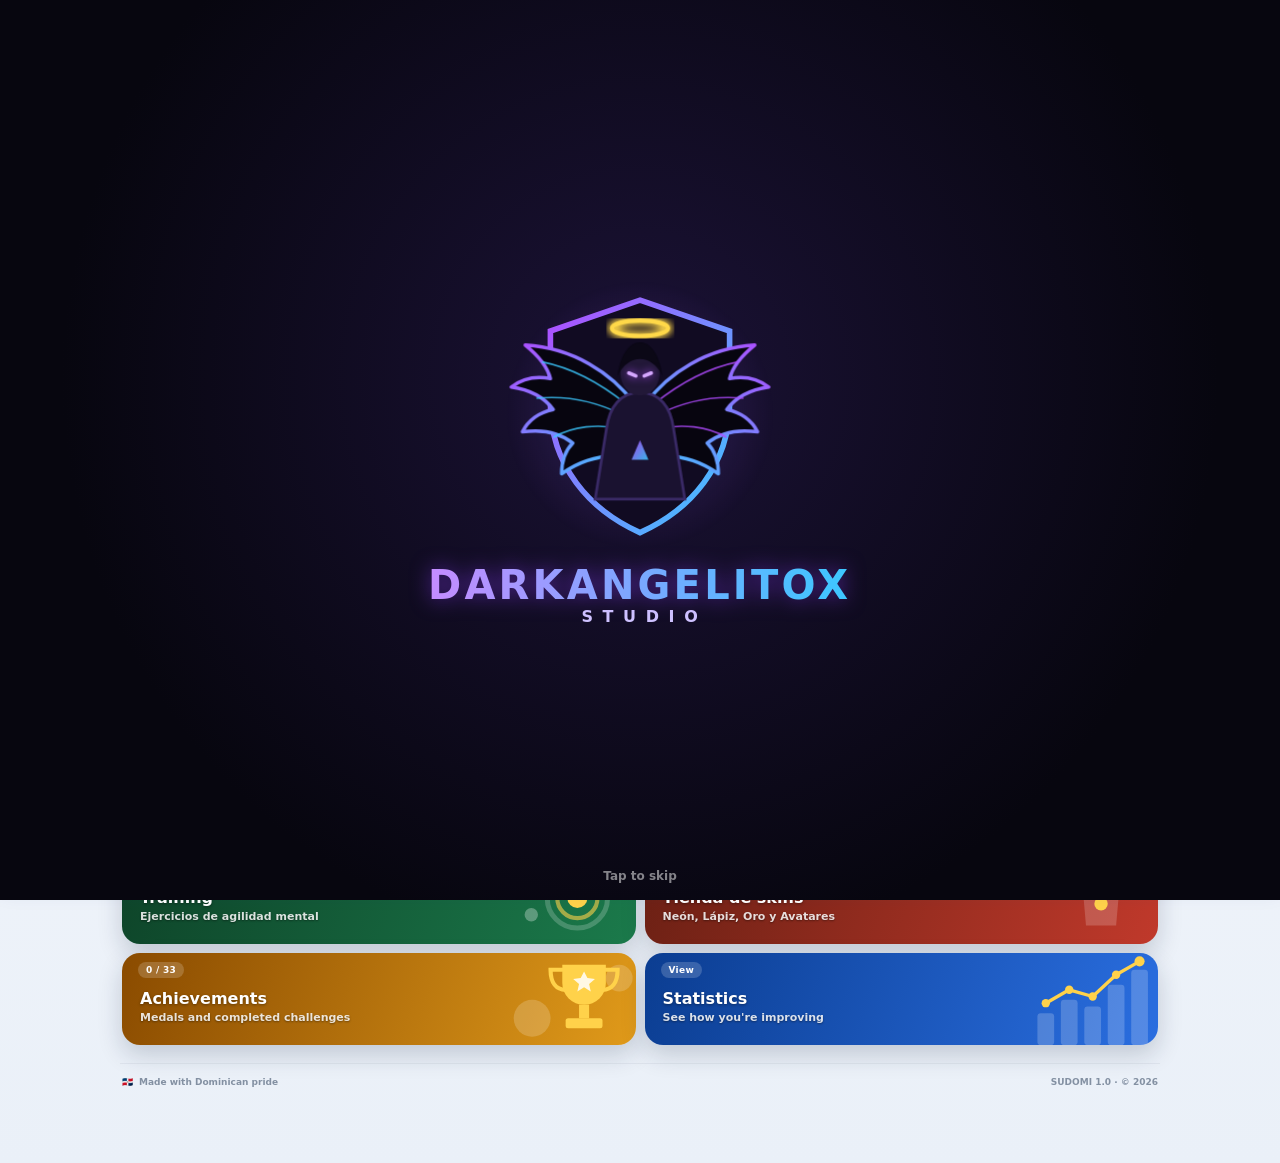
<file: index.html>
<!doctype html>
<html lang="es">
<head>
<meta charset="utf-8">
<meta http-equiv="Content-Security-Policy" content="default-src 'self'; script-src 'self' 'unsafe-inline' https://cdnjs.cloudflare.com https://cdn.jsdelivr.net https://unpkg.com; style-src 'self' 'unsafe-inline'; img-src 'self' data: blob:; media-src 'self' data: blob:; font-src 'self' data:; connect-src 'self' https: wss: ws://localhost:* ws://127.0.0.1:*; worker-src 'self'; manifest-src 'self'; object-src 'none'; base-uri 'self'; form-action 'self'">
<meta name="viewport" content="width=device-width,initial-scale=1,viewport-fit=cover">
<meta name="theme-color" content="#0b3d91">
<meta name="apple-mobile-web-app-capable" content="yes">
<meta name="apple-mobile-web-app-status-bar-style" content="black-translucent">
<meta name="mobile-web-app-capable" content="yes">
<meta name="apple-mobile-web-app-title" content="SUDOMI 1.0">
<link rel="manifest" href="manifest.webmanifest">
<link rel="apple-touch-icon" href="icons/apple-touch-icon.png">
<link rel="icon" type="image/png" sizes="32x32" href="icons/favicon-32.png">
<title>SUDOMI 1.0 — Sudoku con Sabor Dominicano</title>
<link rel="stylesheet" href="css/main.css">
<script>window.SUDOMI_CONFIG={contactEmail:'sudomi.soporte@outlook.com'};   // correo de soporte (Privacidad y Términos, js/settings.js)</script>
<script src="js/i18n.js"></script>
<script src="js/lang-v2.js"></script>
<script src="js/lang-v3.js"></script>
<script src="js/avatar-art.js"></script>
<script src="js/theme.js"></script>
<script src="js/customize.js"></script>
<script src="js/skins.js"></script>
<script src="js/no-zoom.js"></script>
</head>
<body>
<script src="js/splash.js"></script>
<section id="homeScreen" class="home-screen" aria-labelledby="homeTitle">
  <div class="home-layout">
    <header class="home-topbar">
      <div class="home-topbar-left">
        <div class="home-more-wrap">
          <button id="homeMenuBtn" class="home-menu-trigger" aria-expanded="false" aria-controls="homeDropdown"><span>☰</span><span>Menú</span><span class="menu-caret">⌄</span></button>
          <nav id="homeDropdown" class="home-dropdown hidden" aria-label="Más opciones">
            <p class="dropdown-heading">SUDOMI</p>
            <button id="openTraining" class="dropdown-option" type="button"><span>🧠</span><strong>Entrenamiento</strong><small>Ejercicios</small></button>
            <button id="openTeacher" class="dropdown-option" type="button"><span>👨‍🏫</span><strong>Modo Profesor</strong><small>Paso a paso</small></button>
            <button id="openAchievements" class="dropdown-option" type="button"><span>🏆</span><strong>Logros</strong><small>Medallas</small></button>
            <button id="openProfileScreen" class="dropdown-option" type="button"><span>👤</span><strong>Perfil</strong><small>Tu perfil</small></button>
            <button id="openCustomize" class="dropdown-option" type="button"><span>🎨</span><strong>Personalizar</strong><small>Tema y color</small></button>
            <button id="openShopMenu" class="dropdown-option" type="button"><span>🛒</span><strong>Tienda</strong><small>Skins y avatares</small></button>
            <button id="openSettings" class="dropdown-option" type="button"><span>⚙️</span><strong>Configuración</strong><small>Ajustes</small></button>
          </nav>
        </div>
        <a class="home-logo" href="#inicio" aria-label="SUDOMI, inicio">
          <span class="logo-sudoku" aria-hidden="true"><i>1</i><i></i><i>3</i><i></i><i></i><i>4</i><i></i><i>2</i><i>2</i><i></i><i>4</i><i></i><i></i><i>3</i><i></i><i>1</i></span>
          <span class="logo-word"><strong>SUDOMI<em class="v2-chip">1.0</em></strong><small>Hecho con lógica. Jugado con amor.</small></span>
        </a>
      </div>
      <span class="dom-chip"><span>🇩🇴</span> Orgullo dominicano</span>
    </header>
    <main class="home-main">
      <section class="welcome-hero">
        <div class="hero-copy">
          <p class="home-kicker"><span></span> SUDOKU CON SABOR DOMINICANO</p>
          <h1 id="homeTitle">Tu próximo reto<br><em>empieza aquí.</em></h1>
          <p class="hero-description">Respira, enfócate y disfruta cada número. Tu espacio para jugar Sudoku, a tu ritmo.</p>
          <div class="hero-actions">
            <button id="playBtn" class="play-button"><span class="play-icon">▶</span><span><strong>Jugar</strong><small>Elige tu dificultad</small></span><span class="play-chevron">›</span></button>
            <button id="homeMulti" class="multi-button" type="button"><span class="mb-icon">🏁</span><span><strong>Carrera</strong><small>Contra los bots</small></span></button>

          </div>
        </div>
        <div class="hero-art" aria-hidden="true">
          <div class="art-glow"></div>
          <div class="hero-sudoku"><span>5</span><span></span><span>2</span><span></span><span></span><span>1</span><span></span><span>4</span><span>3</span><span></span><span>4</span><span></span><span></span><span>2</span><span></span><span>1</span></div>
          <span class="floating-number n-one">7</span><span class="floating-number n-two">9</span><span class="floating-star">✦</span>
        </div>
        <div class="hero-stripe"></div>
      </section>

      <section class="explore-section games-section">
        <div class="section-heading"><div><p class="section-eyebrow">MODOS Y PRÁCTICA</p><h2>Entrena tu mente</h2></div></div>
        <nav class="home-menu soon-row" aria-label="Modos de Sudomi">
          <button id="homeDaily" class="home-option home-daily art art-daily" type="button"><span class="option-copy"><strong>Sudoku del día</strong><small>Un nuevo reto cada día</small></span><span class="dev-badge">Hoy</span></button>
          <button id="homeTeacher" class="home-option art art-teacher" type="button"><span class="option-copy"><strong>Modo Profesor</strong><small>Aprende técnicas paso a paso</small></span><span class="dev-badge">Paso a paso</span></button>
          <button id="homeTraining" class="home-option art art-train" type="button"><span class="option-copy"><strong>Entrenamiento</strong><small>Ejercicios de agilidad mental</small></span><span class="dev-badge">Práctica</span></button>
          <button id="homeShop" class="home-option art art-shop" type="button"><span class="option-copy"><strong>Tienda de skins</strong><small>Neón, Lápiz, Oro y Avatares</small></span><span class="dev-badge">Estilos</span></button>
          <button id="homeAch" class="home-option art art-ach" type="button"><span class="option-copy"><strong>Logros</strong><small>Medallas y retos cumplidos</small></span><span class="dev-badge">Ver</span></button>
          <button id="homeStats" class="home-option art art-stats" type="button"><span class="option-copy"><strong>Estadísticas</strong><small>Mira cómo vas mejorando</small></span><span class="dev-badge">Ver</span></button>
        </nav>
      </section>
    </main>
    <footer class="home-footer">
      <span>🇩🇴 <span>Hecho con orgullo dominicano</span></span>
      <span id="footerVersion" style="cursor:pointer;" title="SUDOMI 1.0">SUDOMI 1.0 · © 2026</span>
    </footer>
  </div>
</section>

<div id="gameScreen" class="game-screen hidden">
<div id="app">
<header class="topbar">
  <button id="homeBtn" class="game-brand" title="Volver al inicio" aria-label="Volver al inicio"><span class="logo-sudoku" aria-hidden="true"><i>1</i><i></i><i>3</i><i></i><i></i><i>4</i><i></i><i>2</i><i>2</i><i></i><i>4</i><i></i><i></i><i>3</i><i></i><i>1</i></span><span class="game-brand-copy"><strong>SUDOMI</strong><small>Sudoku con sabor dominicano.</small></span></button>
  <div class="top-actions">
    <select id="difficulty" aria-label="Dificultad">
      <option value="easy">Fácil</option><option value="medium">Medio</option>
      <option value="hard">Difícil</option><option value="expert">Experto</option>
      <option value="master">Maestro</option><option value="extreme">Extremo</option>
    </select>
    <button class="icon-btn" id="pauseBtn" title="Pausar">⏸</button>
    <button class="icon-btn" id="undoBtn" title="Deshacer">↶</button>
    <button class="icon-btn" id="redoBtn" title="Rehacer">↷</button>
    <button class="icon-btn" id="newBtn" title="Nuevo Sudoku">↻</button>
  </div>
</header>
<main>
<section class="statsbar">
<div><small>TIEMPO</small><strong id="timer">00:00</strong></div>
<div><small>ERRORES</small><strong id="errors">0</strong></div>
<div><small>PISTAS</small><strong id="hints">0/1</strong></div>
<div><small>DIFICULTAD</small><strong id="difficultyLabel">Fácil</strong></div>
</section>
<section class="game-shell">
<div id="pauseOverlay" class="pause-overlay hidden"><div><div class="pause-title">PAUSA</div><button id="resumeBtn" class="primary">Continuar</button></div></div>
<div id="board" class="board" role="grid" aria-label="Sudoku"></div>
</section>
<div class="selection-info"><span id="selectedInfo">Selecciona una casilla</span><span id="remainingInfo">—</span></div>
<div id="keypad" class="keypad"></div>
<div class="mode-row"><button id="notesBtn" class="tool">✎ Notas</button><button id="autoNotesBtn" class="tool" type="button">✨ Auto</button><button id="eraseBtn" class="tool">⌫ Borrar</button><button id="hintBtn" class="tool">💡 Pista</button></div>
<details class="help"><summary>Controles rápidos</summary><p>Selecciona una casilla y luego un número. Activa Notas para guardar candidatos. Las notas se limpian automáticamente cuando un número correcto ocupa su fila, columna o bloque.</p></details>
</main></div>
</div>
<div id="modal" class="modal hidden"></div>

<!-- Engine Scripts in Strictly Valid Dependency Order -->
<script src="js/app.js"></script>
<script src="js/profile.js"></script>
<script src="js/smart-hints.js"></script>
<script src="js/screens.js"></script>
<script src="js/sound.js"></script>
<script src="js/score.js"></script>
<script src="js/xp.js"></script>
<script src="js/achievements.js"></script>
<script src="js/stats.js"></script>
<script src="js/coach.js"></script>
<script src="js/training.js"></script>
<script src="js/teacher.js"></script>
<script src="js/daily.js"></script>
<script src="js/profile-screen.js"></script>
<script src="js/settings.js"></script>
<script src="js/a11y.js"></script>
<script src="js/effects.js"></script>
<script src="js/tutorial.js"></script>
<script src="js/shop.js"></script>
<script src="js/icons.js"></script>
<script src="js/race.js"></script>
<script src="js/result.js"></script>
<script src="js/tabbar.js"></script>
<script src="js/pwa.js"></script>
<script src="js/install.js"></script>

<script>
// Click bindings for home screen cards
document.addEventListener('DOMContentLoaded', () => {
  const byId = id => document.getElementById(id);
  const click = (id, fn) => { const el = byId(id); if (el) el.onclick = fn; };
  click('homeTeacher', () => { if (window.SudomiTeacher) SudomiTeacher.open(); });
  click('openTeacher', () => { if (window.SudomiTeacher) SudomiTeacher.open(); });
  click('homeTraining', () => { if (window.SudomiTraining) SudomiTraining.open(); });
  click('openTraining', () => { if (window.SudomiTraining) SudomiTraining.open(); });
  click('homeShop', () => { if (window.SudomiShop) SudomiShop.open(); });
  click('openShopMenu', () => { if (window.SudomiShop) SudomiShop.open(); });
  click('openAchievements', () => { if (window.SudomiAch) SudomiAch.open(); });
  click('openProfileScreen', () => { if (window.SudomiProfileScreen) SudomiProfileScreen.open(); });
  click('openCustomize', () => { if (window.SudomiCustomize) SudomiCustomize.open(); });
  click('openSettings', () => { if (window.SudomiSettings) SudomiSettings.open(); });


  click('homeMulti', () => { if (window.SudomiRace) SudomiRace.open(); });
});
</script>
</body>
</html>
</file>
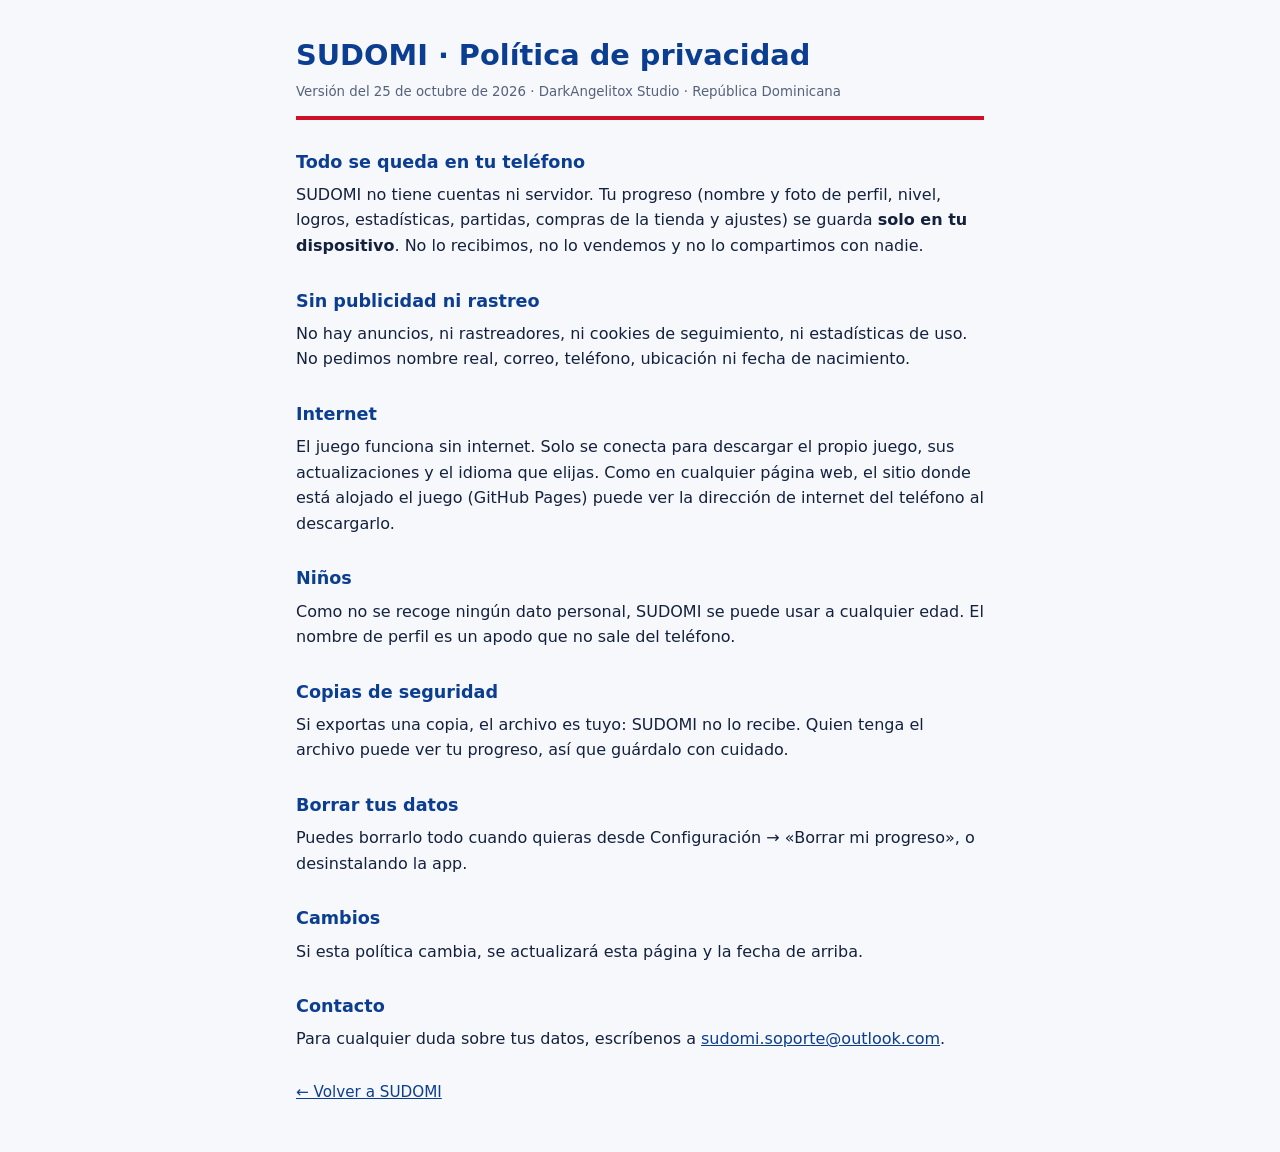
<file: privacidad.html>
<!doctype html>
<html lang="es">
<head>
<meta charset="utf-8">
<meta name="viewport" content="width=device-width,initial-scale=1">
<title>SUDOMI — Política de privacidad</title>
<link rel="icon" type="image/png" sizes="32x32" href="icons/favicon-32.png">
<!-- La pide Google Play. Es el mismo texto que Configuración → Privacidad (js/settings.js): si cambias uno, cambia el otro. -->
<style>
 :root{--bg:#f6f8fc;--card:#fff;--ink:#14213d;--soft:#55627a;--blue:#0b3d91;--red:#ce1126}
 @media (prefers-color-scheme:dark){:root{--bg:#0d1324;--card:#151d33;--ink:#e8edf7;--soft:#a3afc6;--blue:#7fa8ff;--red:#ff6b7d}}
 *{box-sizing:border-box}
 body{margin:0;background:var(--bg);color:var(--ink);font:16px/1.6 system-ui,-apple-system,"Segoe UI",Roboto,sans-serif}
 main{max-width:720px;margin:0 auto;padding:32px 16px 48px}
 header{border-bottom:4px solid var(--red);padding-bottom:12px;margin-bottom:8px}
 h1{color:var(--blue);margin:0;font-size:1.8rem}
 h2{font-size:1.1rem;margin:28px 0 6px;color:var(--blue)}
 p{margin:0 0 10px;color:var(--ink)}
 small{color:var(--soft)}
 nav{margin-top:28px;font-size:.95rem}
 a{color:var(--blue)}
</style>
</head>
<body>
<main>
 <header>
  <h1>SUDOMI · Política de privacidad</h1>
  <small>Versión del 25 de octubre de 2026 · DarkAngelitox Studio · República Dominicana</small>
 </header>

 <h2>Todo se queda en tu teléfono</h2>
 <p>SUDOMI no tiene cuentas ni servidor. Tu progreso (nombre y foto de perfil, nivel, logros, estadísticas, partidas, compras de la tienda y ajustes) se guarda <b>solo en tu dispositivo</b>. No lo recibimos, no lo vendemos y no lo compartimos con nadie.</p>

 <h2>Sin publicidad ni rastreo</h2>
 <p>No hay anuncios, ni rastreadores, ni cookies de seguimiento, ni estadísticas de uso. No pedimos nombre real, correo, teléfono, ubicación ni fecha de nacimiento.</p>

 <h2>Internet</h2>
 <p>El juego funciona sin internet. Solo se conecta para descargar el propio juego, sus actualizaciones y el idioma que elijas. Como en cualquier página web, el sitio donde está alojado el juego (GitHub Pages) puede ver la dirección de internet del teléfono al descargarlo.</p>

 <h2>Niños</h2>
 <p>Como no se recoge ningún dato personal, SUDOMI se puede usar a cualquier edad. El nombre de perfil es un apodo que no sale del teléfono.</p>

 <h2>Copias de seguridad</h2>
 <p>Si exportas una copia, el archivo es tuyo: SUDOMI no lo recibe. Quien tenga el archivo puede ver tu progreso, así que guárdalo con cuidado.</p>

 <h2>Borrar tus datos</h2>
 <p>Puedes borrarlo todo cuando quieras desde Configuración → «Borrar mi progreso», o desinstalando la app.</p>

 <h2>Cambios</h2>
 <p>Si esta política cambia, se actualizará esta página y la fecha de arriba.</p>

 <h2>Contacto</h2>
 <p>Para cualquier duda sobre tus datos, escríbenos a <a href="mailto:sudomi.soporte@outlook.com">sudomi.soporte@outlook.com</a>.</p>
 <!-- el mismo correo está en window.SUDOMI_CONFIG.contactEmail (index.html) -->


 <nav><a href="./">← Volver a SUDOMI</a></nav>
</main>
</body>
</html>
</file>
